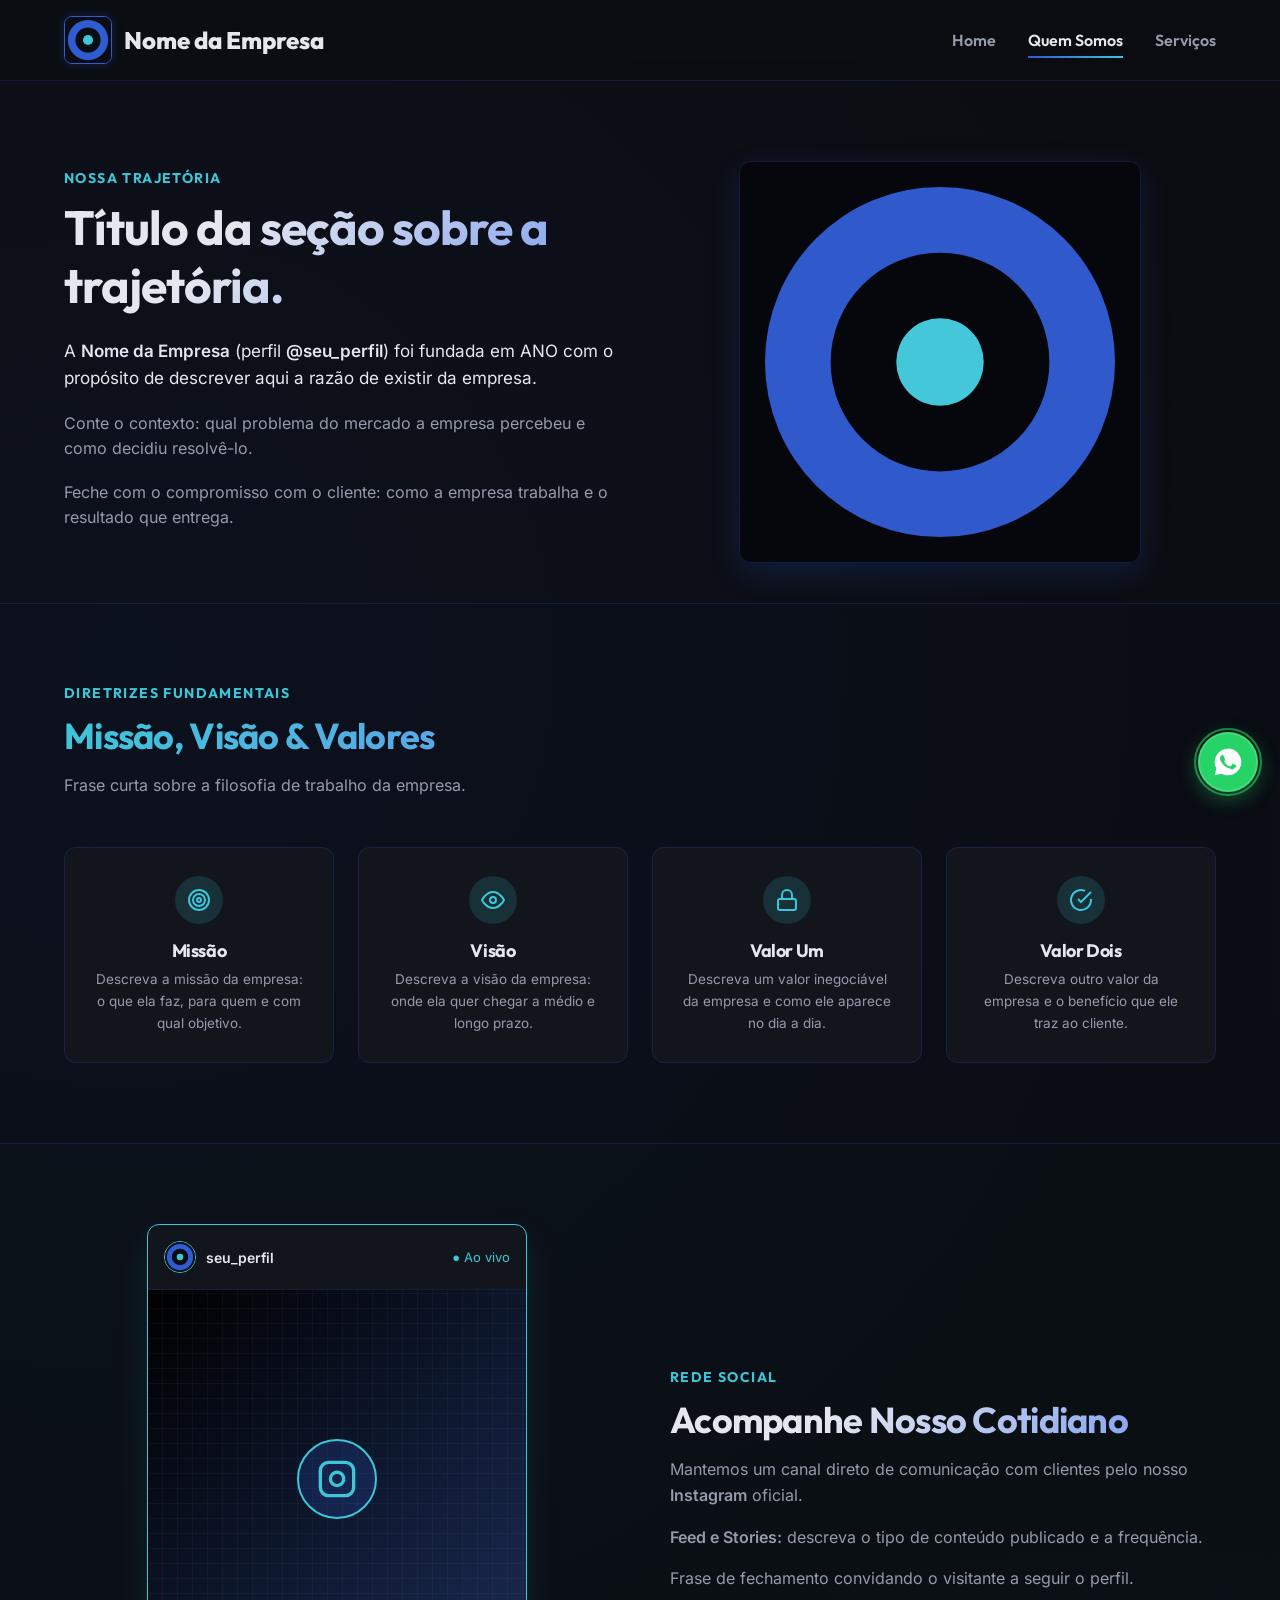
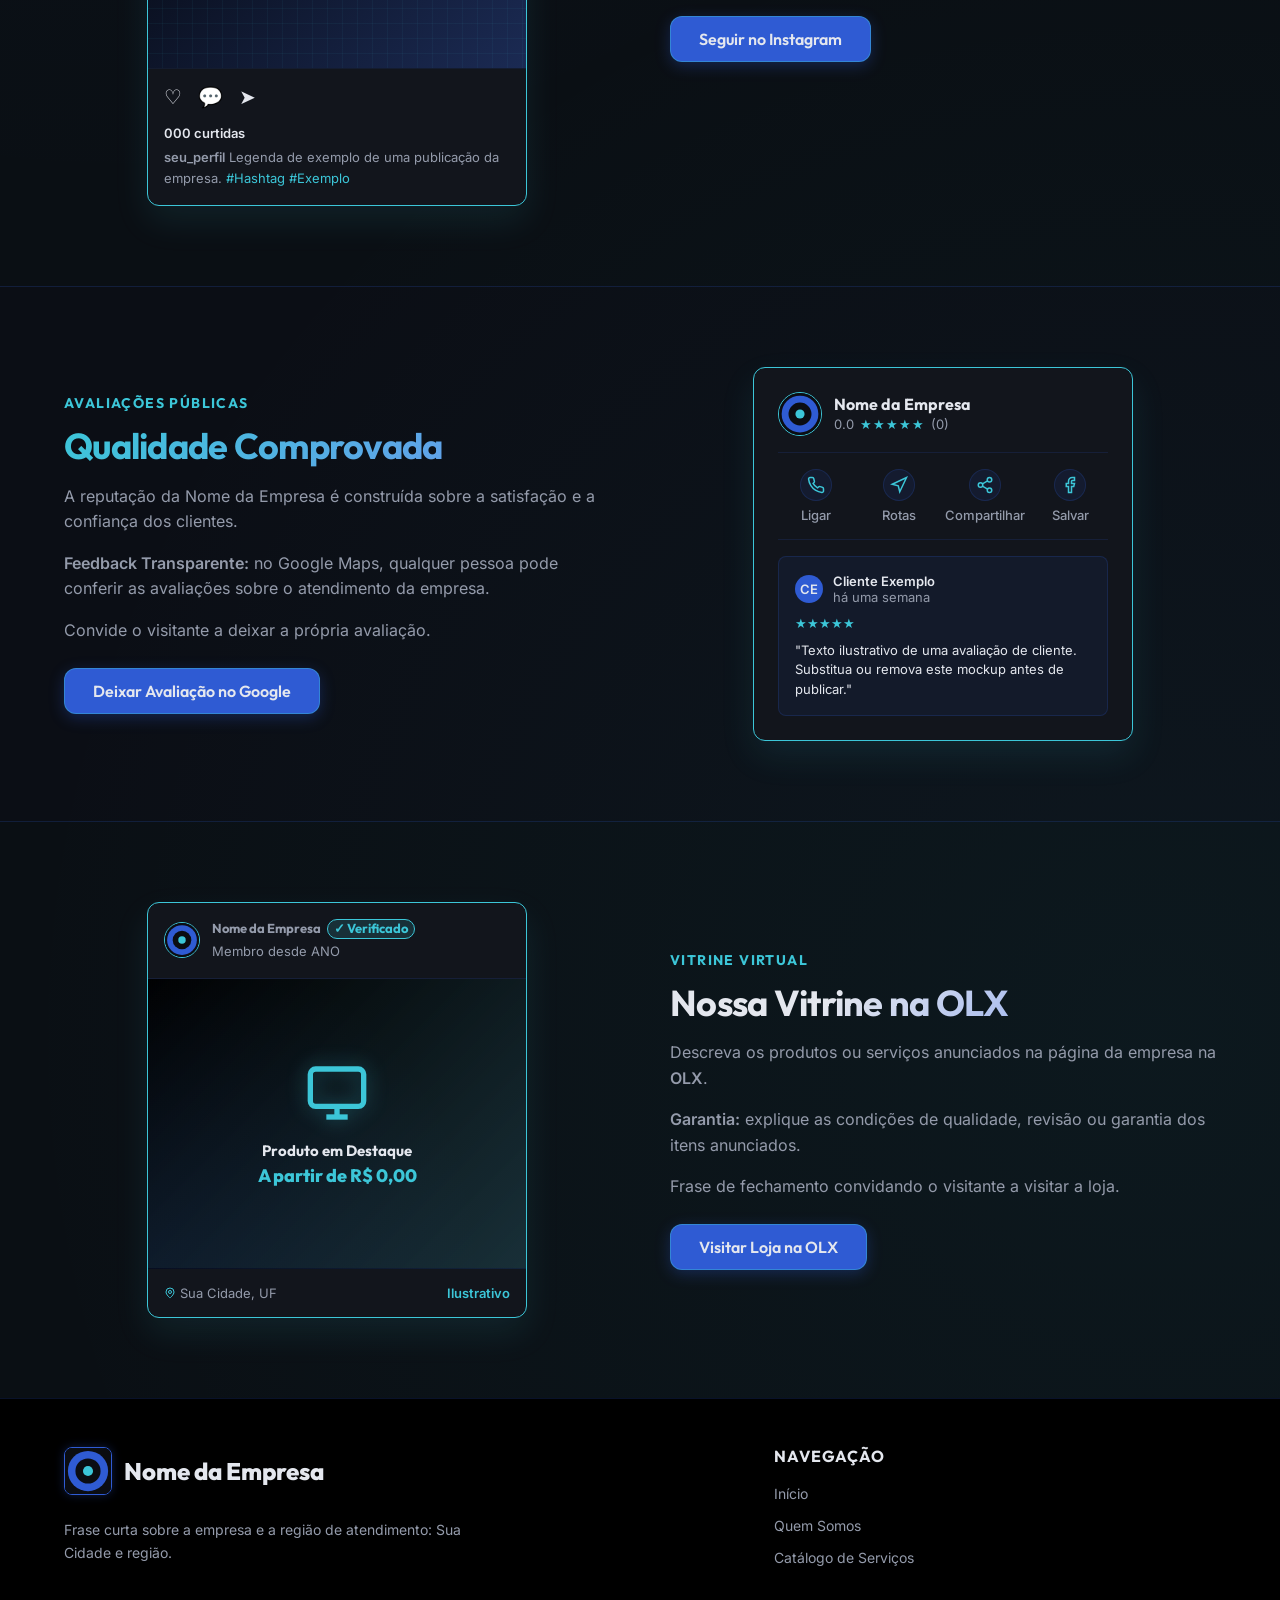
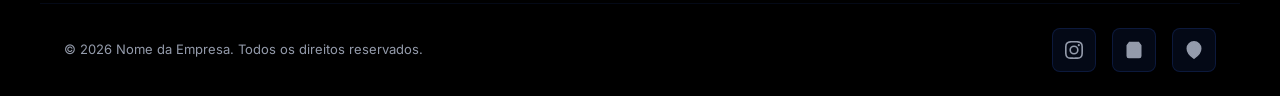
<file: sobre.html>
<!DOCTYPE html>
<html lang="pt-BR">
<head>
  <meta charset="UTF-8">
  <meta name="viewport" content="width=device-width, initial-scale=1.0">
  <meta name="description" content="Conheça a Nome da Empresa: história, missão, visão e valores. Descrição curta em até 160 caracteres.">
  <title>Quem Somos | Nome da Empresa</title>
  <link rel="canonical" href="https://www.example.com/sobre.html">
  <meta name="theme-color" content="#0b0d12">
  <link rel="icon" href="assets/images/favicon_32.png" type="image/png" sizes="32x32">
  <link rel="icon" href="assets/images/icone_192.png" type="image/png" sizes="192x192">
  <link rel="icon" href="assets/images/logo.svg" type="image/svg+xml">
  <link rel="apple-touch-icon" href="assets/images/apple_touch_icon.png">
  <link rel="manifest" href="site.webmanifest">
  <meta property="og:type" content="website">
  <meta property="og:locale" content="pt_BR">
  <meta property="og:site_name" content="Nome da Empresa">
  <meta property="og:title" content="Quem Somos | Nome da Empresa">
  <meta property="og:description" content="Conheça a Nome da Empresa: história, missão, visão e valores. Descrição curta em até 160 caracteres.">
  <meta property="og:url" content="https://www.example.com/sobre.html">
  <meta property="og:image" content="https://www.example.com/assets/images/og_imagem.jpg">
  <meta property="og:image:width" content="1200">
  <meta property="og:image:height" content="630">
  <meta property="og:image:alt" content="Logotipo da Nome da Empresa">
  <meta name="twitter:card" content="summary_large_image">
  <script type="application/ld+json">{"@context": "https://schema.org", "@type": "AboutPage", "url": "https://www.example.com/sobre.html", "about": {"@id": "https://www.example.com/#empresa"}}</script>

  <link rel="preload" href="assets/fonts/inter_latin.woff2" as="font" type="font/woff2" crossorigin>
  <link rel="preload" href="assets/fonts/outfit_latin.woff2" as="font" type="font/woff2" crossorigin>
  <link rel="stylesheet" href="css/main.css">
</head>
<body>
  <a href="#conteudo" class="link-pular">Pular para o conteúdo</a>

  <header id="main-header">
    <div class="container nav-container">
      <a href="/" class="logo-link" id="nav-logo-link">
        <img src="assets/images/logo.svg" alt="" class="logo-img" width="80" height="80" decoding="async">
        <span class="logo-text">Nome da Empresa</span>
      </a>

      <button type="button" class="menu-toggle" id="menu-toggle" aria-label="Abrir menu de navegação" aria-controls="nav-menu" aria-expanded="false">
        <svg aria-hidden="true" focusable="false" viewBox="0 0 24 24">
          <path d="M4 6h16M4 12h16M4 18h16" stroke="currentColor" stroke-width="2" stroke-linecap="round"/>
        </svg>
      </button>

      <nav aria-label="Principal">
      <ul class="nav-menu" id="nav-menu">
        <li><a href="/" class="nav-link" id="link-home">Home</a></li>
        <li><a href="sobre.html" class="nav-link" id="link-sobre">Quem Somos</a></li>
        <li><a href="servicos.html" class="nav-link" id="link-servicos">Serviços</a></li>
      </ul>
      </nav>
    </div>
  </header>

  <main id="conteudo">

    <section class="sobre-hero-sec" id="sobre-hero">
      <div class="container sobre-hero-grid">
        <div class="sobre-hero-content">
          <span class="section-tag">Nossa Trajetória</span>
          <h1 class="text-gradient-primary" id="sobre-main-title">Título da seção sobre a trajetória.</h1>
          <p class="sobre-lead">A <strong>Nome da Empresa</strong> (perfil <strong>@seu_perfil</strong>) foi fundada em ANO com o propósito de descrever aqui a razão de existir da empresa.</p>
          <p class="mb-18">Conte o contexto: qual problema do mercado a empresa percebeu e como decidiu resolvê-lo.</p>
          <p class="mb-24">Feche com o compromisso com o cliente: como a empresa trabalha e o resultado que entrega.</p>
        </div>
        <div class="sobre-image-wrapper" id="sobre-visual-container">
          <div class="sobre-image-container">
            <img src="assets/images/logo.svg" alt="Logotipo da Nome da Empresa" width="440" height="440" id="sobre-logo-visual" class="sobre-logo-img" fetchpriority="high">
          </div>
        </div>
      </div>
    </section>

    <section class="valores-sec" id="sobre-valores">
      <div class="container">
        <div class="section-header">
          <span class="section-tag">Diretrizes Fundamentais</span>
          <h2 class="section-title text-gradient-accent" id="valores-section-title">Missão, Visão &amp; Valores</h2>
          <p>Frase curta sobre a filosofia de trabalho da empresa.</p>
        </div>

        <div class="valores-grid" id="valores-cards-container">
          
          <div class="valor-card" id="valor-card-missao">
            <div class="valor-icon">
              <svg aria-hidden="true" focusable="false" viewBox="0 0 24 24" fill="none" stroke="currentColor" stroke-width="2">
                <circle cx="12" cy="12" r="10"/><circle cx="12" cy="12" r="6"/><circle cx="12" cy="12" r="2"/>
              </svg>
            </div>
            <h3 class="valor-title">Missão</h3>
            <p class="valor-desc">Descreva a missão da empresa: o que ela faz, para quem e com qual objetivo.</p>
          </div>

          <div class="valor-card" id="valor-card-visao">
            <div class="valor-icon">
              <svg aria-hidden="true" focusable="false" viewBox="0 0 24 24" fill="none" stroke="currentColor" stroke-width="2">
                <path d="M1 12s4-8 11-8 11 8 11 8-4 8-11 8-11-8-11-8z"/><circle cx="12" cy="12" r="3"/>
              </svg>
            </div>
            <h3 class="valor-title">Visão</h3>
            <p class="valor-desc">Descreva a visão da empresa: onde ela quer chegar a médio e longo prazo.</p>
          </div>

          <div class="valor-card" id="valor-card-integridade">
            <div class="valor-icon">
              <svg aria-hidden="true" focusable="false" viewBox="0 0 24 24" fill="none" stroke="currentColor" stroke-width="2">
                <rect x="3" y="11" width="18" height="11" rx="2" ry="2"/>
                <path d="M7 11V7a5 5 0 0 1 10 0v4"/>
              </svg>
            </div>
            <h3 class="valor-title">Valor Um</h3>
            <p class="valor-desc">Descreva um valor inegociável da empresa e como ele aparece no dia a dia.</p>
          </div>

          <div class="valor-card" id="valor-card-transparencia">
            <div class="valor-icon">
              <svg aria-hidden="true" focusable="false" viewBox="0 0 24 24" fill="none" stroke="currentColor" stroke-width="2">
                <path d="M22 11.08V12a10 10 0 1 1-5.93-9.14"/>
                <polyline points="22 4 12 14.01 9 11.01"/>
              </svg>
            </div>
            <h3 class="valor-title">Valor Dois</h3>
            <p class="valor-desc">Descreva outro valor da empresa e o benefício que ele traz ao cliente.</p>
          </div>

        </div>
      </div>
    </section>

    <section class="presence-sec" id="sobre-instagram">
      <div class="container presence-grid">
        
        <div class="presence-mockup" id="instagram-visual-wrapper">
          <div class="ig-card" id="ig-preview-card">
            
            <div class="ig-header">
              <div class="ig-profile">
                <div class="ig-avatar">
                  <img src="assets/images/logo.svg" alt="" width="80" height="80" loading="lazy" decoding="async">
                </div>
                <span class="ig-username">seu_perfil</span>
              </div>
              <span class="ig-badge"><span aria-hidden="true">&#9679;</span> Ao vivo</span>
            </div>
            
            <div class="ig-content">
              <div class="ig-graphic">
                <div class="ig-graphic-icon">
                  <svg aria-hidden="true" focusable="false" viewBox="0 0 24 24" fill="none" stroke="currentColor" stroke-width="2">
                    <rect x="2" y="2" width="20" height="20" rx="5" ry="5"/>
                    <path d="M16 11.37A4 4 0 1 1 12.63 8 4 4 0 0 1 16 11.37z"/>
                    <line x1="17.5" y1="6.5" x2="17.51" y2="6.5"/>
                  </svg>
                </div>
              </div>
            </div>
            
            <div class="ig-actions" aria-hidden="true">
              <span>&#9825;</span>
              <span>&#128172;</span>
              <span>&#10148;</span>
            </div>
            
            <div class="ig-caption-box">
              <strong class="ig-likes">000 curtidas</strong>
              <p class="ig-caption"><strong>seu_perfil</strong> Legenda de exemplo de uma publicação da empresa. <span class="ig-hashtag">#Hashtag #Exemplo</span></p>
            </div>
            
          </div>
        </div>

        <div class="presence-text-content">
          <span class="section-tag">Rede Social</span>
          <h2 class="section-title text-gradient-primary" id="instagram-section-title">Acompanhe Nosso Cotidiano</h2>
          <p class="mb-16">Mantemos um canal direto de comunicação com clientes pelo nosso <strong>Instagram</strong> oficial.</p>
          <p class="mb-16"><strong>Feed e Stories:</strong> descreva o tipo de conteúdo publicado e a frequência.</p>
          <p class="mb-24">Frase de fechamento convidando o visitante a seguir o perfil.</p>
          
          <div class="grupo-acoes">
            <a href="https://www.instagram.com/seu_perfil" target="_blank" rel="noopener noreferrer" class="btn btn-primary" id="ig-cta-button">Seguir no Instagram<span class="sr-only"> (abre em nova aba)</span></a>
          </div>
        </div>

      </div>
    </section>

    <section class="presence-sec" id="sobre-google">
      <div class="container presence-grid">
        
        <div class="presence-text-content">
          <span class="section-tag">Avaliações Públicas</span>
          <h2 class="section-title text-gradient-accent" id="google-section-title">Qualidade Comprovada</h2>
          <p class="mb-16">A reputação da Nome da Empresa é construída sobre a satisfação e a confiança dos clientes.</p>
          <p class="mb-16"><strong>Feedback Transparente:</strong> no Google Maps, qualquer pessoa pode conferir as avaliações sobre o atendimento da empresa.</p>
          <p class="mb-24">Convide o visitante a deixar a própria avaliação.</p>
          
          <div class="grupo-acoes">
            <a href="https://g.page/r/SEU_ID_GOOGLE/review" target="_blank" rel="noopener noreferrer" class="btn btn-primary" id="google-cta-button">Deixar Avaliação no Google<span class="sr-only"> (abre em nova aba)</span></a>
          </div>
        </div>

        <div class="presence-mockup" id="google-visual-wrapper">
          <div class="google-card" id="google-preview-card">
            
            <div class="google-biz-info">
              <div class="google-avatar">
                <img src="assets/images/logo.svg" alt="" width="80" height="80" loading="lazy" decoding="async">
              </div>
              <div class="google-biz-details">
                <p class="google-biz-nome">Nome da Empresa</p>
                <div class="google-rating-summary">
                  <span class="google-rating-value">0.0</span>
                  <span class="google-stars" aria-hidden="true">★★★★★</span>
                  <span class="google-reviews-count">(0)</span>
                </div>
              </div>
            </div>
            
            <div class="google-quick-actions" aria-hidden="true">
              <div class="google-action-btn">
                <div class="google-action-icon">
                  <svg aria-hidden="true" focusable="false" viewBox="0 0 24 24" fill="none" stroke="currentColor" stroke-width="2">
                    <path d="M22 16.92v3a2 2 0 0 1-2.18 2 19.79 19.79 0 0 1-8.63-3.07 19.5 19.5 0 0 1-6-6 19.79 19.79 0 0 1-3.07-8.67A2 2 0 0 1 4.11 2h3a2 2 0 0 1 2 1.72 12.84 12.84 0 0 0 .7 2.81 2 2 0 0 1-.45 2.11L8.09 9.91a16 16 0 0 0 6 6l1.27-1.27a2 2 0 0 1 2.11-.45 12.84 12.84 0 0 0 2.81.7A2 2 0 0 1 22 16.92z"/>
                  </svg>
                </div>
                <span>Ligar</span>
              </div>
              <div class="google-action-btn">
                <div class="google-action-icon">
                  <svg aria-hidden="true" focusable="false" viewBox="0 0 24 24" fill="none" stroke="currentColor" stroke-width="2">
                    <polygon points="3 11 22 2 13 21 11 13 3 11"/>
                  </svg>
                </div>
                <span>Rotas</span>
              </div>
              <div class="google-action-btn">
                <div class="google-action-icon">
                  <svg aria-hidden="true" focusable="false" viewBox="0 0 24 24" fill="none" stroke="currentColor" stroke-width="2">
                    <circle cx="18" cy="5" r="3"></circle>
                    <circle cx="6" cy="12" r="3"></circle>
                    <circle cx="18" cy="19" r="3"></circle>
                    <line x1="8.59" y1="13.51" x2="15.42" y2="17.49"></line>
                    <line x1="15.41" y1="6.51" x2="8.59" y2="10.49"></line>
                  </svg>
                </div>
                <span>Compartilhar</span>
              </div>
              <div class="google-action-btn">
                <div class="google-action-icon">
                  <svg aria-hidden="true" focusable="false" viewBox="0 0 24 24" fill="none" stroke="currentColor" stroke-width="2">
                    <path d="M18 2h-3a5 5 0 0 0-5 5v3H7v4h3v8h4v-8h3l1-4h-4V7a1 1 0 0 1 1-1h3z"/>
                  </svg>
                </div>
                <span>Salvar</span>
              </div>
            </div>
            
            <div class="google-review-box">
              <div class="google-review-header">
                <div class="google-reviewer-avatar" aria-hidden="true">CE</div>
                <div class="google-reviewer-info">
                  <span class="google-reviewer-name">Cliente Exemplo</span>
                  <span class="google-review-date">há uma semana</span>
                </div>
              </div>
              <div class="google-review-stars" role="img" aria-label="Nota 5 de 5">★★★★★</div>
              <p class="google-review-text">"Texto ilustrativo de uma avaliação de cliente. Substitua ou remova este mockup antes de publicar."</p>
            </div>
            
          </div>
        </div>

      </div>
    </section>

    <section class="presence-sec" id="sobre-olx">
      <div class="container presence-grid">
        
        <div class="presence-mockup" id="olx-visual-wrapper">
          <div class="olx-card" id="olx-preview-card">
            
            <div class="olx-header">
              <div class="olx-avatar">
                <img src="assets/images/logo.svg" alt="" width="80" height="80" loading="lazy" decoding="async">
              </div>
              <div class="olx-user-info">
                <p class="olx-user-nome">Nome da Empresa <span class="olx-verified-badge"><span aria-hidden="true">✓</span> Verificado</span></p>
                <p>Membro desde ANO</p>
              </div>
            </div>
            
            <div class="olx-product-showcase">
              <div class="olx-product-graphic">
                <svg aria-hidden="true" focusable="false" viewBox="0 0 24 24" fill="none" stroke="currentColor" stroke-width="2">
                  <rect x="2" y="3" width="20" height="14" rx="2" ry="2"/>
                  <line x1="8" y1="21" x2="16" y2="21"/>
                  <line x1="12" y1="17" x2="12" y2="21"/>
                </svg>
              </div>
              <div class="olx-product-details">
                <span class="olx-product-title">Produto em Destaque</span>
                <span class="olx-product-price">A partir de R$ 0,00</span>
              </div>
            </div>
            
            <div class="olx-card-footer">
              <span class="olx-location">
                <svg aria-hidden="true" focusable="false" viewBox="0 0 24 24" fill="none" stroke="currentColor" stroke-width="2">
                  <path d="M12 2a8 8 0 0 0-8 8c0 5.25 8 12 8 12s8-6.75 8-12a8 8 0 0 0-8-8z"/>
                  <circle cx="12" cy="10" r="3"/>
                </svg>
                Sua Cidade, UF
              </span>
              <span class="olx-badge-active">Ilustrativo</span>
            </div>
            
          </div>
        </div>

        <div class="presence-text-content">
          <span class="section-tag">Vitrine Virtual</span>
          <h2 class="section-title text-gradient-primary" id="olx-section-title">Nossa Vitrine na OLX</h2>
          <p class="mb-16">Descreva os produtos ou serviços anunciados na página da empresa na <strong>OLX</strong>.</p>
          <p class="mb-16"><strong>Garantia:</strong> explique as condições de qualidade, revisão ou garantia dos itens anunciados.</p>
          <p class="mb-24">Frase de fechamento convidando o visitante a visitar a loja.</p>
          
          <div class="grupo-acoes">
            <a href="https://www.olx.com.br/perfil/seu_perfil" target="_blank" rel="noopener noreferrer" class="btn btn-primary" id="olx-cta-button">Visitar Loja na OLX<span class="sr-only"> (abre em nova aba)</span></a>
          </div>
        </div>

      </div>
    </section>

  </main>

  <a href="https://wa.me/5500000000000" class="whatsapp-float" id="whatsapp-floating-action" aria-label="Entrar em contato pelo WhatsApp (abre em nova aba)" target="_blank" rel="noopener noreferrer">
    <svg aria-hidden="true" focusable="false" viewBox="0 0 24 24">
      <path d="M12.01 2.01c-5.52 0-10 4.48-10 10 0 1.77.46 3.42 1.27 4.88L2 22l5.3-1.27c1.4.77 3 1.21 4.7 1.21 5.52 0 10-4.48 10-10 0-5.52-4.47-10-9.99-10zm5.18 14.18c-.28.77-1.4 1.4-1.96 1.4-.56 0-1.12-.28-3.36-1.21-2.8-1.21-4.62-4.06-4.76-4.25-.14-.19-1.12-1.48-1.12-2.83a2.9 2.9 0 0 1 .93-2.16c.28-.28.56-.42.84-.42.14 0 .28 0 .42.06.14.06.28.14.42.42.28.7 1.12 2.76 1.21 2.9.09.19.09.37 0 .56-.09.19-.28.37-.42.56-.14.14-.28.32-.14.56.56 1.03 1.26 1.87 2.06 2.48.8.61 1.63.93 2.29.93.37 0 .65-.19.84-.37.28-.28.84-.93.93-1.21.09-.28.28-.37.47-.28.23.09 1.49.7 1.77.84.28.14.47.28.56.42.09.14.09.7-.19 1.48z"/>
    </svg>
  </a>

  <footer id="main-footer">
    <div class="container footer-grid">
      <div class="footer-brand" id="footer-brand-container">
        <a href="/" class="logo-link mb-8">
          <img src="assets/images/logo.svg" alt="" class="logo-img" width="80" height="80" loading="lazy" decoding="async">
          <span class="logo-text">Nome da Empresa</span>
        </a>
        <p class="footer-desc">Frase curta sobre a empresa e a região de atendimento: Sua Cidade e região.</p>
      </div>

      <nav class="footer-nav" id="footer-nav-container" aria-label="Rodapé">
        <p class="footer-nav-title">Navegação</p>
        <ul class="footer-nav-links">
          <li><a href="/" class="footer-nav-link" id="footer-link-home">Início</a></li>
          <li><a href="sobre.html" class="footer-nav-link" id="footer-link-sobre">Quem Somos</a></li>
          <li><a href="servicos.html" class="footer-nav-link" id="footer-link-servicos">Catálogo de Serviços</a></li>
        </ul>
      </nav>
    </div>

    <div class="container footer-bottom">
      <p class="copyright" id="footer-copyright">&copy; <span id="ano-copyright">2026</span> Nome da Empresa. Todos os direitos reservados.</p>
      <div class="footer-socials" id="footer-socials-container">
        <a href="https://www.instagram.com/seu_perfil" target="_blank" rel="noopener noreferrer" class="social-link" id="social-link-instagram" aria-label="Seguir a Nome da Empresa no Instagram (abre em nova aba)">
          <svg aria-hidden="true" focusable="false" viewBox="0 0 24 24" fill="currentColor">
            <path d="M12 2.163c3.204 0 3.584.012 4.85.07 3.252.148 4.771 1.691 4.919 4.919.058 1.265.069 1.645.069 4.849 0 3.205-.012 3.584-.069 4.849-.149 3.225-1.664 4.771-4.919 4.919-1.266.058-1.644.07-4.85.07-3.204 0-3.584-.012-4.849-.07-3.26-.149-4.771-1.699-4.919-4.92-.058-1.265-.07-1.644-.07-4.849 0-3.204.013-3.583.07-4.849.149-3.227 1.664-4.771 4.919-4.919 1.266-.057 1.645-.069 4.849-.069zM12 0C8.741 0 8.333.014 7.053.072 2.695.272.273 2.69.073 7.051.014 8.333 0 8.741 0 12c0 3.259.014 3.668.072 4.948.2 4.358 2.618 6.78 6.98 6.98 1.281.058 1.689.072 4.948.072 3.259 0 3.668-.014 4.948-.072 4.354-.2 6.782-2.618 6.979-6.98.059-1.28.073-1.689.073-4.948 0-3.259-.014-3.667-.072-4.947-.196-4.354-2.617-6.78-6.979-6.98C15.668.014 15.259 0 12 0zm0 5.838a6.162 6.162 0 1 0 0 12.324 6.162 6.162 0 0 0 0-12.324zM12 16a4 4 0 1 1 0-8 4 4 0 0 1 0 8zm6.406-11.845a1.44 1.44 0 1 0 0 2.881 1.44 1.44 0 0 0 0-2.881z"/>
          </svg>
        </a>
        <a href="https://www.olx.com.br/perfil/seu_perfil" target="_blank" rel="noopener noreferrer" class="social-link" id="social-link-olx" aria-label="Perfil da Nome da Empresa na OLX (abre em nova aba)">
          <svg aria-hidden="true" focusable="false" viewBox="0 0 24 24" fill="none" stroke="currentColor" stroke-width="2">
            <path d="M6 2L3 6v14a2 2 0 0 0 2 2h14a2 2 0 0 0 2-2V6l-3-4z"></path>
            <line x1="3" y1="6" x2="21" y2="6"></line>
            <path d="M16 10a4 4 0 0 1-8 0"></path>
          </svg>
        </a>
        <a href="https://g.page/r/SEU_ID_GOOGLE/review" target="_blank" rel="noopener noreferrer" class="social-link" id="social-link-maps" aria-label="Avaliações no Google Maps (abre em nova aba)">
          <svg aria-hidden="true" focusable="false" viewBox="0 0 24 24" fill="none" stroke="currentColor" stroke-width="2">
            <path d="M21 10c0 7-9 13-9 13s-9-6-9-13a9 9 0 0 1 18 0z"></path>
            <circle cx="12" cy="10" r="3"></circle>
          </svg>
        </a>
      </div>
    </div>
  </footer>

  <script src="js/core.js" defer></script>
  <script src="js/chatwoot.js" defer></script>
</body>
</html>
</file>
<file: css/main.css>
@font-face {
  font-family: 'Inter';
  font-style: normal;
  font-weight: 300 600;
  font-display: swap;
  src: url('../assets/fonts/inter_latin_ext.woff2') format('woff2');
  unicode-range: U+0100-02BA, U+02BD-02C5, U+02C7-02CC, U+02CE-02D7, U+02DD-02FF, U+0304, U+0308, U+0329, U+1D00-1DBF, U+1E00-1E9F, U+1EF2-1EFF, U+2020, U+20A0-20AB, U+20AD-20C4, U+2113, U+2C60-2C7F, U+A720-A7FF;
}

@font-face {
  font-family: 'Inter';
  font-style: normal;
  font-weight: 300 600;
  font-display: swap;
  src: url('../assets/fonts/inter_latin.woff2') format('woff2');
  unicode-range: U+0000-00FF, U+0131, U+0152-0153, U+02BB-02BC, U+02C6, U+02DA, U+02DC, U+0304, U+0308, U+0329, U+2000-206F, U+20AC, U+2122, U+2191, U+2193, U+2212, U+2215, U+FEFF, U+FFFD;
}

@font-face {
  font-family: 'Outfit';
  font-style: normal;
  font-weight: 400 800;
  font-display: swap;
  src: url('../assets/fonts/outfit_latin_ext.woff2') format('woff2');
  unicode-range: U+0100-02BA, U+02BD-02C5, U+02C7-02CC, U+02CE-02D7, U+02DD-02FF, U+0304, U+0308, U+0329, U+1D00-1DBF, U+1E00-1E9F, U+1EF2-1EFF, U+2020, U+20A0-20AB, U+20AD-20C4, U+2113, U+2C60-2C7F, U+A720-A7FF;
}

@font-face {
  font-family: 'Outfit';
  font-style: normal;
  font-weight: 400 800;
  font-display: swap;
  src: url('../assets/fonts/outfit_latin.woff2') format('woff2');
  unicode-range: U+0000-00FF, U+0131, U+0152-0153, U+02BB-02BC, U+02C6, U+02DA, U+02DC, U+0304, U+0308, U+0329, U+2000-206F, U+20AC, U+2122, U+2191, U+2193, U+2212, U+2215, U+FEFF, U+FFFD;
}

:root {
  --color-bg: #0b0d12;
  --color-bg-rgb: 11, 13, 18;
  --color-bg-card: #12151c;
  --color-bg-nav: rgba(var(--color-bg-rgb), 0.85);
  --color-primary: #2f5bd3;
  --color-primary-rgb: 47, 91, 211;
  --color-primary-claro: #6f93f0;
  --color-accent: #3cc6d8;
  --color-accent-rgb: 60, 198, 216;
  --color-text: #e4e7ee;
  --color-text-muted: #949bab;
  --color-black: #000000;
  --font-title: 'Outfit', 'Inter', sans-serif;
  --font-body: 'Inter', sans-serif;
  --border-radius: 12px;
  --transition: all 0.3s cubic-bezier(0.4, 0, 0.2, 1);
  --border-light: rgba(var(--color-primary-rgb), 0.2);
  --border-accent: rgba(var(--color-accent-rgb), 0.2);
}

* {
  margin: 0;
  padding: 0;
  box-sizing: border-box;
}

html {
  scroll-behavior: smooth;
  background-color: var(--color-bg);
  color: var(--color-text);
  font-family: var(--font-body);
  -webkit-font-smoothing: antialiased;
}

body {
  min-height: 100vh;
  display: flex;
  flex-direction: column;
  overflow-x: hidden;
  position: relative;
}

body::before {
  content: "";
  position: absolute;
  top: 0;
  left: 0;
  width: 100%;
  height: 100%;
  background-image: 
    radial-gradient(circle at 10% 20%, rgba(var(--color-primary-rgb), 0.05) 0%, transparent 40%),
    radial-gradient(circle at 90% 80%, rgba(var(--color-accent-rgb), 0.05) 0%, transparent 40%);
  z-index: -1;
  pointer-events: none;
}

:focus-visible {
  outline: 2px solid var(--color-accent);
  outline-offset: 2px;
}

.sr-only {
  position: absolute;
  width: 1px;
  height: 1px;
  padding: 0;
  margin: -1px;
  overflow: hidden;
  clip-path: inset(50%);
  white-space: nowrap;
  border: 0;
}

picture {
  display: contents;
}

body.menu-aberto {
  overflow: hidden;
}

.mb-8 {
  margin-bottom: 8px;
}

.mb-16 {
  margin-bottom: 16px;
}

.mb-18 {
  margin-bottom: 18px;
}

.mb-20 {
  margin-bottom: 20px;
}

.mb-24 {
  margin-bottom: 24px;
}

.texto-pequeno {
  font-size: 0.875rem;
}

.grupo-acoes {
  display: flex;
  gap: 16px;
  flex-wrap: wrap;
}

.icone-tag {
  width: 14px;
  height: 14px;
  fill: none;
  stroke: currentColor;
  stroke-width: 2;
}

.pillar-card-link-placeholder {
  color: var(--color-accent);
  font-family: var(--font-title);
  font-weight: 700;
  font-size: 0.875rem;
  margin-top: auto;
  display: inline-flex;
  align-items: center;
  gap: 6px;
}

.sobre-lead {
  margin-bottom: 18px;
  font-size: 1.0625rem;
  color: var(--color-text);
}

.sobre-logo-img {
  width: 100%;
  height: auto;
  max-height: 400px;
  object-fit: cover;
}

.servicos-hero-header {
  max-width: 800px;
  margin-bottom: 0;
}

.servicos-hero-desc {
  margin-top: 12px;
  font-size: 1rem;
}

.link-pular {
  position: absolute;
  top: -100px;
  left: 16px;
  z-index: 1000;
  padding: 12px 20px;
  background-color: var(--color-accent);
  color: var(--color-black);
  font-family: var(--font-title);
  font-weight: 700;
  border-radius: var(--border-radius);
}

.link-pular:focus {
  top: 16px;
}

main {
  scroll-margin-top: 80px;
}

a {
  text-decoration: none;
  color: inherit;
  transition: var(--transition);
}

img {
  max-width: 100%;
  height: auto;
  display: block;
}

h1, h2, h3, h4, h5, h6 {
  font-family: var(--font-title);
  font-weight: 700;
  letter-spacing: -0.02em;
  line-height: 1.2;
}

p {
  font-weight: 400;
  line-height: 1.6;
  color: var(--color-text-muted);
}

.text-gradient-primary {
  background: linear-gradient(135deg, var(--color-text) 30%, var(--color-primary-claro) 100%);
  -webkit-background-clip: text;
  -webkit-text-fill-color: transparent;
}

.text-gradient-accent {
  background: linear-gradient(135deg, var(--color-accent) 0%, var(--color-primary-claro) 100%);
  -webkit-background-clip: text;
  -webkit-text-fill-color: transparent;
}

.container {
  width: 100%;
  max-width: 1200px;
  margin: 0 auto;
  padding: 0 24px;
}

header {
  position: sticky;
  top: 0;
  z-index: 100;
  background-color: var(--color-bg-nav);
  backdrop-filter: blur(12px);
  -webkit-backdrop-filter: blur(12px);
  border-bottom: 1px solid var(--border-light);
  transition: var(--transition);
}

.nav-container {
  display: flex;
  justify-content: space-between;
  align-items: center;
  height: 80px;
}

.logo-link {
  display: flex;
  align-items: center;
  gap: 12px;
}

.logo-img {
  height: 48px;
  width: auto;
  border-radius: 8px;
  border: 1px solid var(--color-primary);
  box-shadow: 0 0 10px rgba(var(--color-primary-rgb), 0.3);
}

.logo-text {
  font-family: var(--font-title);
  font-size: 1.5rem;
  font-weight: 800;
  color: var(--color-text);
}

.nav-menu {
  display: flex;
  align-items: center;
  gap: 32px;
  list-style: none;
}

.nav-link {
  font-family: var(--font-title);
  font-weight: 600;
  font-size: 1rem;
  color: var(--color-text-muted);
  position: relative;
  padding: 8px 0;
}

.nav-link::after {
  content: "";
  position: absolute;
  bottom: 0;
  left: 0;
  width: 0;
  height: 2px;
  background: linear-gradient(90deg, var(--color-primary) 0%, var(--color-accent) 100%);
  transition: var(--transition);
}

.nav-link:hover, .nav-link.active {
  color: var(--color-text);
}

.nav-link.active::after, .nav-link:hover::after {
  width: 100%;
}

.menu-toggle {
  display: none;
  align-items: center;
  justify-content: center;
  min-width: 44px;
  min-height: 44px;
  background: none;
  border: none;
  color: var(--color-text);
  cursor: pointer;
  padding: 8px;
}

.menu-toggle svg {
  width: 28px;
  height: 28px;
  stroke: var(--color-text);
  stroke-width: 2;
  fill: none;
}

.btn {
  display: inline-flex;
  align-items: center;
  justify-content: center;
  gap: 8px;
  padding: 12px 28px;
  border-radius: var(--border-radius);
  font-family: var(--font-title);
  font-weight: 600;
  font-size: 1rem;
  cursor: pointer;
  transition: var(--transition);
}

.btn-primary {
  background-color: var(--color-primary);
  color: var(--color-text);
  border: 1px solid rgba(var(--color-accent-rgb), 0.4);
  box-shadow: 0 4px 15px rgba(var(--color-primary-rgb), 0.3);
}

.btn-primary:hover {
  background-color: transparent;
  color: var(--color-accent);
  border-color: var(--color-accent);
  box-shadow: 0 0 15px rgba(var(--color-accent-rgb), 0.4);
  transform: translateY(-2px);
}

.btn-secondary {
  background-color: transparent;
  color: var(--color-text);
  border: 1px solid var(--border-light);
}

.btn-secondary:hover {
  background-color: rgba(var(--color-primary-rgb), 0.1);
  border-color: var(--color-primary);
  color: var(--color-text);
  transform: translateY(-2px);
}

section {
  padding: 80px 0;
}

.section-header {
  max-width: 650px;
  margin-bottom: 48px;
}

.section-tag {
  color: var(--color-accent);
  font-family: var(--font-title);
  font-weight: 700;
  font-size: 0.875rem;
  text-transform: uppercase;
  letter-spacing: 0.1em;
  margin-bottom: 12px;
  display: block;
}

.section-title {
  font-size: 2.25rem;
  margin-bottom: 16px;
}

.hero-sec {
  min-height: calc(100vh - 80px);
  display: flex;
  align-items: center;
  position: relative;
  padding: 60px 0;
}

.hero-grid {
  display: grid;
  grid-template-columns: 1.2fr 0.8fr;
  align-items: center;
  gap: 48px;
}

.hero-content {
  display: flex;
  flex-direction: column;
  align-items: flex-start;
}

.hero-tag {
  display: inline-flex;
  align-items: center;
  gap: 8px;
  background-color: rgba(var(--color-primary-rgb), 0.15);
  border: 1px solid var(--border-light);
  padding: 6px 16px;
  border-radius: 50px;
  font-size: 0.875rem;
  font-weight: 500;
  color: var(--color-accent);
  margin-bottom: 24px;
}

.hero-title {
  font-size: 3.5rem;
  line-height: 1.1;
  margin-bottom: 20px;
}

.hero-desc {
  font-size: 1.125rem;
  margin-bottom: 32px;
  max-width: 550px;
}

.hero-actions {
  display: flex;
  gap: 16px;
  flex-wrap: wrap;
}

.hero-visual {
  display: flex;
  justify-content: center;
  align-items: center;
  position: relative;
}

.logo-glow-wrapper {
  position: relative;
  border-radius: 50%;
  padding: 16px;
  background: radial-gradient(circle, rgba(var(--color-primary-rgb), 0.15) 0%, transparent 70%);
}

.logo-glow-wrapper::before {
  content: "";
  position: absolute;
  top: 0;
  left: 0;
  width: 100%;
  height: 100%;
  border-radius: 50%;
  border: 1.5px dashed rgba(var(--color-accent-rgb), 0.2);
  animation: rotateClockwise 25s linear infinite;
}

.logo-glow-wrapper::after {
  content: "";
  position: absolute;
  top: 10px;
  left: 10px;
  right: 10px;
  bottom: 10px;
  border-radius: 50%;
  border: 1px solid rgba(var(--color-primary-rgb), 0.1);
  box-shadow: 0 0 30px rgba(var(--color-primary-rgb), 0.2);
}

.hero-logo-img {
  width: 280px;
  height: 280px;
  object-fit: cover;
  border-radius: 50%;
  border: 3px solid var(--color-primary);
  box-shadow: 0 0 40px rgba(var(--color-primary-rgb), 0.4);
  position: relative;
  z-index: 2;
}

.home-about-sec {
  border-top: 1px solid var(--border-light);
  background-color: rgba(var(--color-primary-rgb), 0.02);
}

.home-about-grid {
  display: grid;
  grid-template-columns: 1fr 1fr;
  gap: 60px;
  align-items: center;
}

.about-features {
  display: grid;
  grid-template-columns: 1fr;
  gap: 24px;
}

.about-feature-item {
  display: flex;
  gap: 16px;
  padding: 20px;
  background-color: var(--color-bg-card);
  border-radius: var(--border-radius);
  border: 1px solid var(--border-light);
}

.about-feature-icon {
  flex-shrink: 0;
  width: 48px;
  height: 48px;
  background-color: rgba(var(--color-primary-rgb), 0.15);
  border-radius: 8px;
  display: flex;
  align-items: center;
  justify-content: center;
  color: var(--color-accent);
}

.about-feature-icon svg {
  width: 24px;
  height: 24px;
}

.about-feature-title {
  font-size: 1.125rem;
  color: var(--color-text);
  margin-bottom: 6px;
}

.pillars-sec {
  border-top: 1px solid var(--border-light);
}

.pillars-grid {
  display: grid;
  grid-template-columns: repeat(auto-fit, minmax(260px, 1fr));
  gap: 28px;
}

.pillar-card {
  background-color: var(--color-bg-card);
  border: 1px solid var(--border-light);
  border-radius: var(--border-radius);
  padding: 36px 28px;
  transition: var(--transition);
  position: relative;
  overflow: hidden;
  display: flex;
  flex-direction: column;
}

.pillar-card::before {
  content: "";
  position: absolute;
  top: 0;
  left: 0;
  width: 100%;
  height: 100%;
  background: radial-gradient(circle at top right, rgba(var(--color-accent-rgb), 0.05), transparent 60%);
  pointer-events: none;
}

.pillar-card:hover {
  transform: translateY(-6px);
  border-color: var(--color-accent);
  box-shadow: 0 8px 30px rgba(var(--color-primary-rgb), 0.15);
}

.pillar-card-icon {
  width: 56px;
  height: 56px;
  background-color: rgba(var(--color-primary-rgb), 0.1);
  border: 1.5px solid var(--border-light);
  border-radius: 10px;
  display: flex;
  align-items: center;
  justify-content: center;
  color: var(--color-accent);
  margin-bottom: 24px;
  transition: var(--transition);
}

.pillar-card:hover .pillar-card-icon {
  background-color: var(--color-accent);
  color: var(--color-black);
  border-color: var(--color-accent);
  box-shadow: 0 0 15px rgba(var(--color-accent-rgb), 0.3);
}

.pillar-card-icon svg {
  width: 28px;
  height: 28px;
}

.pillar-card-title {
  font-size: 1.25rem;
  margin-bottom: 12px;
  color: var(--color-text);
}

.pillar-card-desc {
  font-size: 0.875rem;
  margin-bottom: 20px;
  flex-grow: 1;
}

.pillar-card-link {
  display: inline-flex;
  align-items: center;
  gap: 6px;
  font-family: var(--font-title);
  font-weight: 700;
  font-size: 0.875rem;
  color: var(--color-accent);
}

.pillar-card-link svg {
  width: 16px;
  height: 16px;
  transition: var(--transition);
}

.pillar-card:hover .pillar-card-link svg {
  transform: translateX(4px);
}

.sobre-hero-sec {
  padding-bottom: 40px;
  border-bottom: 1px solid var(--border-light);
}

.sobre-hero-grid {
  display: grid;
  grid-template-columns: 1fr 1fr;
  gap: 48px;
  align-items: center;
}

.sobre-hero-content h1 {
  font-size: 3rem;
  margin-bottom: 24px;
}

.sobre-image-wrapper {
  display: flex;
  justify-content: center;
}

.sobre-image-container {
  border-radius: var(--border-radius);
  border: 1px solid var(--border-light);
  overflow: hidden;
  box-shadow: 0 10px 30px rgba(var(--color-primary-rgb), 0.2);
  max-width: 420px;
}

.sobre-image-container img {
  filter: grayscale(10%) contrast(105%);
}

.valores-sec {
  background-color: rgba(var(--color-primary-rgb), 0.01);
}

.valores-grid {
  display: grid;
  grid-template-columns: repeat(auto-fit, minmax(220px, 1fr));
  gap: 24px;
}

.valor-card {
  background-color: var(--color-bg-card);
  border: 1px solid var(--border-light);
  border-radius: var(--border-radius);
  padding: 28px;
  text-align: center;
}

.valor-icon {
  width: 48px;
  height: 48px;
  margin: 0 auto 16px;
  background-color: rgba(var(--color-accent-rgb), 0.15);
  border-radius: 50%;
  display: flex;
  align-items: center;
  justify-content: center;
  color: var(--color-accent);
}

.valor-icon svg {
  width: 24px;
  height: 24px;
}

.valor-title {
  font-size: 1.125rem;
  margin-bottom: 8px;
  color: var(--color-text);
}

.valor-desc {
  font-size: 0.84375rem;
}

.ig-card {
  width: 100%;
  max-width: 380px;
  background-color: var(--color-bg-card);
  border: 1.5px solid var(--color-accent);
  border-radius: var(--border-radius);
  overflow: hidden;
  box-shadow: 0 15px 35px rgba(var(--color-accent-rgb), 0.1);
}

.ig-header {
  display: flex;
  align-items: center;
  justify-content: space-between;
  padding: 16px;
  border-bottom: 1px solid rgba(var(--color-primary-rgb), 0.15);
}

.ig-profile {
  display: flex;
  align-items: center;
  gap: 10px;
}

.ig-avatar {
  width: 32px;
  height: 32px;
  border-radius: 50%;
  border: 1.5px solid var(--color-accent);
  display: flex;
  align-items: center;
  justify-content: center;
  overflow: hidden;
}

.ig-avatar img {
  width: 100%;
  height: 100%;
  object-fit: cover;
}

.ig-username {
  font-size: 0.875rem;
  font-weight: 600;
  color: var(--color-text);
}

.ig-badge {
  color: var(--color-accent);
  font-size: 0.8125rem;
}

.ig-content {
  position: relative;
  aspect-ratio: 1;
  background: linear-gradient(135deg, var(--color-black) 0%, rgba(var(--color-primary-rgb), 0.3) 100%);
  display: flex;
  align-items: center;
  justify-content: center;
  overflow: hidden;
}

.ig-content::after {
  content: "";
  position: absolute;
  width: 140%;
  height: 140%;
  background: 
    repeating-linear-gradient(0deg, rgba(var(--color-accent-rgb), 0.05) 0px, rgba(var(--color-accent-rgb), 0.05) 1px, transparent 1px, transparent 15px),
    repeating-linear-gradient(90deg, rgba(var(--color-accent-rgb), 0.05) 0px, rgba(var(--color-accent-rgb), 0.05) 1px, transparent 1px, transparent 15px);
  z-index: 1;
}

.ig-graphic {
  z-index: 2;
  text-align: center;
  display: flex;
  flex-direction: column;
  align-items: center;
  gap: 12px;
}

.ig-graphic-icon {
  width: 80px;
  height: 80px;
  background-color: rgba(var(--color-primary-rgb), 0.2);
  border: 2px solid var(--color-accent);
  border-radius: 50%;
  display: flex;
  align-items: center;
  justify-content: center;
  color: var(--color-accent);
  animation: glowPulse 2s infinite ease-in-out;
}

.ig-graphic-icon svg {
  width: 40px;
  height: 40px;
}

.ig-actions {
  display: flex;
  gap: 16px;
  padding: 16px;
  font-size: 1.25rem;
  border-top: 1px solid rgba(var(--color-primary-rgb), 0.1);
  color: var(--color-text);
}

.ig-caption-box {
  padding: 0 16px 16px;
}

.ig-likes {
  font-size: 0.8125rem;
  font-weight: 600;
  margin-bottom: 6px;
  display: block;
}

.ig-caption {
  font-size: 0.8125rem;
}

.ig-hashtag {
  color: var(--color-accent);
}

.presence-sec {
  border-top: 1px solid var(--border-light);
}
.presence-sec:nth-of-type(even) {
  background-color: rgba(var(--color-primary-rgb), 0.02);
}
.presence-sec:nth-of-type(odd) {
  background-color: rgba(var(--color-accent-rgb), 0.01);
}
.presence-grid {
  display: grid;
  grid-template-columns: 1fr 1fr;
  gap: 60px;
  align-items: center;
}
.presence-mockup {
  display: flex;
  justify-content: center;
  position: relative;
}
.presence-text-content {
  display: flex;
  flex-direction: column;
}

.google-card {
  width: 100%;
  max-width: 380px;
  background-color: var(--color-bg-card);
  border: 1.5px solid var(--color-accent);
  border-radius: var(--border-radius);
  overflow: hidden;
  box-shadow: 0 15px 35px rgba(var(--color-accent-rgb), 0.1);
  padding: 24px;
  display: flex;
  flex-direction: column;
  gap: 16px;
  text-align: left;
}

.google-biz-info {
  display: flex;
  align-items: center;
  gap: 12px;
  border-bottom: 1px solid rgba(var(--color-primary-rgb), 0.15);
  padding-bottom: 16px;
}

.google-avatar {
  width: 44px;
  height: 44px;
  border-radius: 50%;
  border: 1.5px solid var(--color-accent);
  overflow: hidden;
}

.google-avatar img {
  width: 100%;
  height: 100%;
  object-fit: cover;
}

.google-biz-nome {
  font-family: var(--font-title);
  font-weight: 700;
  line-height: 1.2;
  font-size: 1rem;
  color: var(--color-text);
  margin-bottom: 2px;
}

.google-rating-summary {
  display: flex;
  align-items: center;
  gap: 6px;
  font-size: 0.8125rem;
  color: var(--color-text-muted);
}

.google-stars {
  color: var(--color-accent);
  letter-spacing: 1px;
}

.google-quick-actions {
  display: grid;
  grid-template-columns: repeat(4, 1fr);
  gap: 8px;
  text-align: center;
  border-bottom: 1px solid rgba(var(--color-primary-rgb), 0.15);
  padding-bottom: 16px;
}

.google-action-btn {
  display: flex;
  flex-direction: column;
  align-items: center;
  gap: 6px;
  font-size: 0.8125rem;
  color: var(--color-text-muted);
  font-weight: 500;
}

.google-action-icon {
  width: 32px;
  height: 32px;
  border-radius: 50%;
  background-color: rgba(var(--color-primary-rgb), 0.1);
  border: 1px solid var(--border-light);
  display: flex;
  align-items: center;
  justify-content: center;
  color: var(--color-accent);
  transition: var(--transition);
}

.google-action-icon svg {
  width: 18px;
  height: 18px;
}

.google-action-btn:hover .google-action-icon {
  background-color: var(--color-accent);
  color: var(--color-black);
  border-color: var(--color-accent);
}

.google-review-box {
  background-color: rgba(var(--color-primary-rgb), 0.08);
  border: 1.5px solid var(--border-light);
  border-radius: 8px;
  padding: 16px;
  display: flex;
  flex-direction: column;
  gap: 10px;
}

.google-review-header {
  display: flex;
  align-items: center;
  gap: 10px;
}

.google-reviewer-avatar {
  width: 28px;
  height: 28px;
  border-radius: 50%;
  background-color: var(--color-primary);
  color: var(--color-text);
  display: flex;
  align-items: center;
  justify-content: center;
  font-weight: 700;
  font-size: 0.8125rem;
}

.google-reviewer-info {
  display: flex;
  flex-direction: column;
}

.google-reviewer-name {
  font-size: 0.8125rem;
  font-weight: 600;
  color: var(--color-text);
}

.google-review-date {
  font-size: 0.8125rem;
  color: var(--color-text-muted);
}

.google-review-stars {
  color: var(--color-accent);
  font-size: 0.8125rem;
}

.google-review-text {
  font-size: 0.8125rem;
  line-height: 1.5;
  color: var(--color-text);
}

.olx-card {
  width: 100%;
  max-width: 380px;
  background-color: var(--color-bg-card);
  border: 1.5px solid var(--color-accent);
  border-radius: var(--border-radius);
  overflow: hidden;
  box-shadow: 0 15px 35px rgba(var(--color-accent-rgb), 0.1);
  display: flex;
  flex-direction: column;
  text-align: left;
}

.olx-header {
  display: flex;
  align-items: center;
  gap: 12px;
  padding: 16px;
  border-bottom: 1px solid rgba(var(--color-primary-rgb), 0.15);
}

.olx-avatar {
  width: 36px;
  height: 36px;
  border-radius: 50%;
  border: 1.5px solid var(--color-accent);
  overflow: hidden;
}

.olx-avatar img {
  width: 100%;
  height: 100%;
  object-fit: cover;
}

.olx-user-nome {
  font-family: var(--font-title);
  font-weight: 700;
  line-height: 1.2;
  font-size: 0.875rem;
  color: var(--color-text);
  margin-bottom: 2px;
  display: flex;
  align-items: center;
  gap: 6px;
}

.olx-verified-badge {
  font-size: 0.8125rem;
  background-color: rgba(var(--color-accent-rgb), 0.15);
  color: var(--color-accent);
  padding: 1px 6px;
  border-radius: 10px;
  border: 0.5px solid var(--color-accent);
}

.olx-user-info p {
  font-size: 0.8125rem;
  color: var(--color-text-muted);
}

.olx-product-showcase {
  position: relative;
  aspect-ratio: 1.3;
  background: linear-gradient(135deg, var(--color-black) 0%, rgba(var(--color-accent-rgb), 0.15) 100%);
  display: flex;
  flex-direction: column;
  justify-content: center;
  align-items: center;
  border-bottom: 1px solid rgba(var(--color-primary-rgb), 0.15);
  overflow: hidden;
  padding: 20px;
}

.olx-product-showcase::after {
  content: "";
  position: absolute;
  top: 0;
  left: 0;
  width: 100%;
  height: 100%;
  background: radial-gradient(circle at bottom left, rgba(var(--color-primary-rgb), 0.1), transparent 70%);
  pointer-events: none;
}

.olx-product-graphic {
  z-index: 2;
  color: var(--color-accent);
  margin-bottom: 12px;
  filter: drop-shadow(0 0 10px rgba(var(--color-accent-rgb), 0.4));
}

.olx-product-graphic svg {
  width: 64px;
  height: 64px;
}

.olx-product-details {
  z-index: 2;
  text-align: center;
  display: flex;
  flex-direction: column;
  gap: 4px;
}

.olx-product-title {
  font-size: 0.9375rem;
  font-weight: 700;
  color: var(--color-text);
  font-family: var(--font-title);
}

.olx-product-price {
  font-size: 1.125rem;
  font-weight: 800;
  color: var(--color-accent);
  font-family: var(--font-title);
}

.olx-card-footer {
  padding: 16px;
  display: flex;
  justify-content: space-between;
  align-items: center;
  font-size: 0.8125rem;
  color: var(--color-text-muted);
}

.olx-location {
  display: flex;
  align-items: center;
  gap: 4px;
}

.olx-location svg {
  width: 12px;
  height: 12px;
  color: var(--color-accent);
}

.olx-badge-active {
  color: var(--color-accent);
  font-weight: 600;
}

.servicos-hero-sec {
  padding-bottom: 20px;
}

.btn[hidden],
.servicos-atendimento-item[hidden] {
  display: none;
}

.servicos-atendimento {
  margin-top: 24px;
  display: flex;
  flex-wrap: wrap;
  gap: 16px;
}

.servicos-atendimento-item {
  flex: 1 1 280px;
  display: flex;
  flex-direction: column;
  align-items: flex-start;
  gap: 12px;
  padding: 20px 24px;
  background-color: rgba(var(--color-accent-rgb), 0.06);
  border: 1px solid var(--border-light);
  border-left: 4px solid var(--color-accent);
  border-radius: var(--border-radius);
}

.servicos-atendimento-item p {
  margin: 0;
  font-size: 0.9375rem;
  color: var(--color-text-muted);
}

.servicos-atendimento-item .btn {
  margin-top: auto;
}

.servicos-cat-sec {
  border-top: 1px solid var(--border-light);
  padding: 60px 0;
  scroll-margin-top: 80px;
}

.servicos-cat-sec:nth-child(even) {
  background-color: rgba(var(--color-primary-rgb), 0.01);
}

.servicos-grid {
  display: grid;
  grid-template-columns: repeat(auto-fit, minmax(320px, 1fr));
  gap: 24px;
  margin-top: 36px;
}

.service-detail-card {
  background-color: var(--color-bg-card);
  border: 1px solid var(--border-light);
  border-radius: var(--border-radius);
  padding: 28px;
  transition: var(--transition);
  display: flex;
  flex-direction: column;
}

.service-detail-card:hover {
  border-color: var(--color-primary);
  transform: translateY(-4px);
  box-shadow: 0 6px 20px rgba(var(--color-primary-rgb), 0.1);
}

.service-card-header {
  display: flex;
  align-items: center;
  gap: 16px;
  margin-bottom: 16px;
}

.service-card-number {
  font-family: var(--font-title);
  font-size: 0.875rem;
  font-weight: 700;
  color: var(--color-accent);
  background-color: rgba(var(--color-accent-rgb), 0.1);
  padding: 4px 10px;
  border-radius: 4px;
}

.service-card-title {
  font-size: 1.125rem;
  color: var(--color-text);
}

.service-card-desc {
  font-size: 0.875rem;
  flex-grow: 1;
}

.whatsapp-float {
  position: fixed;
  bottom: 108px;
  right: 22px;
  width: 60px;
  height: 60px;
  background-color: #25d366;
  border-radius: 50%;
  display: flex;
  align-items: center;
  justify-content: center;
  color: #ffffff;
  box-shadow: 0 6px 20px rgba(37, 211, 102, 0.4);
  z-index: 999;
  transition: var(--transition);
  cursor: pointer;
  border: 2px solid rgba(255, 255, 255, 0.15);
}

.whatsapp-float::before {
  content: "";
  position: absolute;
  top: -6px;
  left: -6px;
  right: -6px;
  bottom: -6px;
  border-radius: 50%;
  border: 2px solid #25d366;
  opacity: 0.6;
  animation: pulseScale 1.8s infinite ease-out;
  pointer-events: none;
}

.whatsapp-float--oculto {
  opacity: 0;
  visibility: hidden;
  pointer-events: none;
}

.whatsapp-float:hover {
  transform: scale(1.08) translateY(-4px);
  background-color: #20ba5a;
  box-shadow: 0 8px 25px rgba(37, 211, 102, 0.6);
}

.whatsapp-float svg {
  width: 32px;
  height: 32px;
  fill: currentColor;
}

footer {
  margin-top: auto;
  background-color: var(--color-black);
  border-top: 1px solid var(--border-light);
  padding: 48px 0 24px;
  position: relative;
}

.footer-grid {
  display: grid;
  grid-template-columns: 1.2fr 0.8fr;
  gap: 48px;
  align-items: flex-start;
  margin-bottom: 36px;
}

.footer-brand {
  display: flex;
  flex-direction: column;
  gap: 16px;
}

.footer-desc {
  font-size: 0.875rem;
  max-width: 400px;
}

.footer-nav {
  display: flex;
  flex-direction: column;
  gap: 16px;
}

.footer-nav-title {
  font-family: var(--font-title);
  font-size: 1rem;
  font-weight: 700;
  line-height: 1.2;
  text-transform: uppercase;
  color: var(--color-text);
  letter-spacing: 0.05em;
}

.footer-nav-links {
  display: flex;
  flex-direction: column;
  gap: 12px;
  list-style: none;
}

.footer-nav-link {
  font-size: 0.875rem;
  color: var(--color-text-muted);
}

.footer-nav-link:hover {
  color: var(--color-accent);
  padding-left: 4px;
}

.footer-bottom {
  border-top: 1px solid rgba(var(--color-primary-rgb), 0.1);
  padding-top: 24px;
  display: flex;
  justify-content: space-between;
  align-items: center;
  flex-wrap: wrap;
  gap: 16px;
}

.copyright {
  font-size: 0.8125rem;
  color: var(--color-text-muted);
}

.footer-socials {
  display: flex;
  gap: 16px;
}

.social-link {
  width: 44px;
  height: 44px;
  background-color: rgba(var(--color-primary-rgb), 0.1);
  border: 1px solid var(--border-light);
  border-radius: 8px;
  display: flex;
  align-items: center;
  justify-content: center;
  color: var(--color-text-muted);
  transition: var(--transition);
}

.social-link:hover {
  background-color: var(--color-accent);
  color: var(--color-black);
  border-color: var(--color-accent);
  box-shadow: 0 0 10px rgba(var(--color-accent-rgb), 0.3);
  transform: translateY(-2px);
}

.social-link svg {
  width: 18px;
  height: 18px;
  fill: currentColor;
}

@keyframes rotateClockwise {
  from {
    transform: rotate(0deg);
  }
  to {
    transform: rotate(360deg);
  }
}

@keyframes glowPulse {
  0% {
    box-shadow: 0 0 5px rgba(var(--color-accent-rgb), 0.2);
  }
  50% {
    box-shadow: 0 0 20px rgba(var(--color-accent-rgb), 0.5);
  }
  100% {
    box-shadow: 0 0 5px rgba(var(--color-accent-rgb), 0.2);
  }
}

@keyframes pulseScale {
  0% {
    transform: scale(1);
    opacity: 0.8;
  }
  100% {
    transform: scale(1.3);
    opacity: 0;
  }
}

@media (max-width: 991px) {
  .hero-grid {
    grid-template-columns: 1fr;
    gap: 40px;
    text-align: center;
  }
  
  .hero-content {
    align-items: center;
  }
  
  .hero-actions {
    justify-content: center;
  }
  
  .sobre-hero-grid, .presence-grid, .home-about-grid {
    grid-template-columns: 1fr;
    gap: 40px;
  }
  
  .presence-grid {
    text-align: center;
  }
  
  .presence-mockup {
    order: -1;
  }
}

@media (max-width: 768px) {
  section {
    padding: 60px 0;
  }
  
  .hero-title {
    font-size: 2.5rem;
  }
  
  .hero-logo-img {
    width: 220px;
    height: 220px;
  }
  
  .menu-toggle {
    display: flex;
  }
  
  .nav-menu {
    position: fixed;
    top: 80px;
    left: -100%;
    width: 100%;
    height: calc(100vh - 80px);
    background-color: var(--color-bg);
    flex-direction: column;
    padding: 48px 24px;
    gap: 24px;
    border-top: 1px solid var(--border-light);
    visibility: hidden;
    transition: var(--transition);
  }
  
  .nav-menu.open {
    left: 0;
    visibility: visible;
  }
  
  .footer-grid {
    grid-template-columns: 1fr;
    gap: 32px;
  }
  
  .whatsapp-float {
    bottom: 100px;
    right: 26px;
    width: 52px;
    height: 52px;
  }
  
  .whatsapp-float svg {
    width: 28px;
    height: 28px;
  }
}

@media (prefers-reduced-motion: reduce) {
  html {
    scroll-behavior: auto;
  }

  *,
  *::before,
  *::after {
    animation: none !important;
    transition-duration: 0.01ms !important;
  }
}

#background-circuit-canvas {
  position: fixed;
  top: 0;
  left: 0;
  width: 100vw;
  height: 100vh;
  z-index: -1;
  pointer-events: none;
  background-color: transparent;
}

.pagina-404 {
  min-height: 100vh;
  display: flex;
  flex-direction: column;
  align-items: center;
  justify-content: center;
  gap: 24px;
  padding: 24px;
  text-align: center;
}

@media (max-width: 400px) {
  .hero-title {
    font-size: 2rem;
  }

  .hero-logo-img {
    width: 180px;
    height: 180px;
  }

  .logo-img {
    height: 40px;
  }

  .logo-text {
    font-size: 1.25rem;
  }
}

@supports (height: 100dvh) {
  body {
    min-height: 100dvh;
  }

  .hero-sec {
    min-height: calc(100dvh - 80px);
  }

  .pagina-404 {
    min-height: 100dvh;
  }

  @media (max-width: 768px) {
    .nav-menu {
      height: calc(100dvh - 80px);
    }
  }
}
</file>
